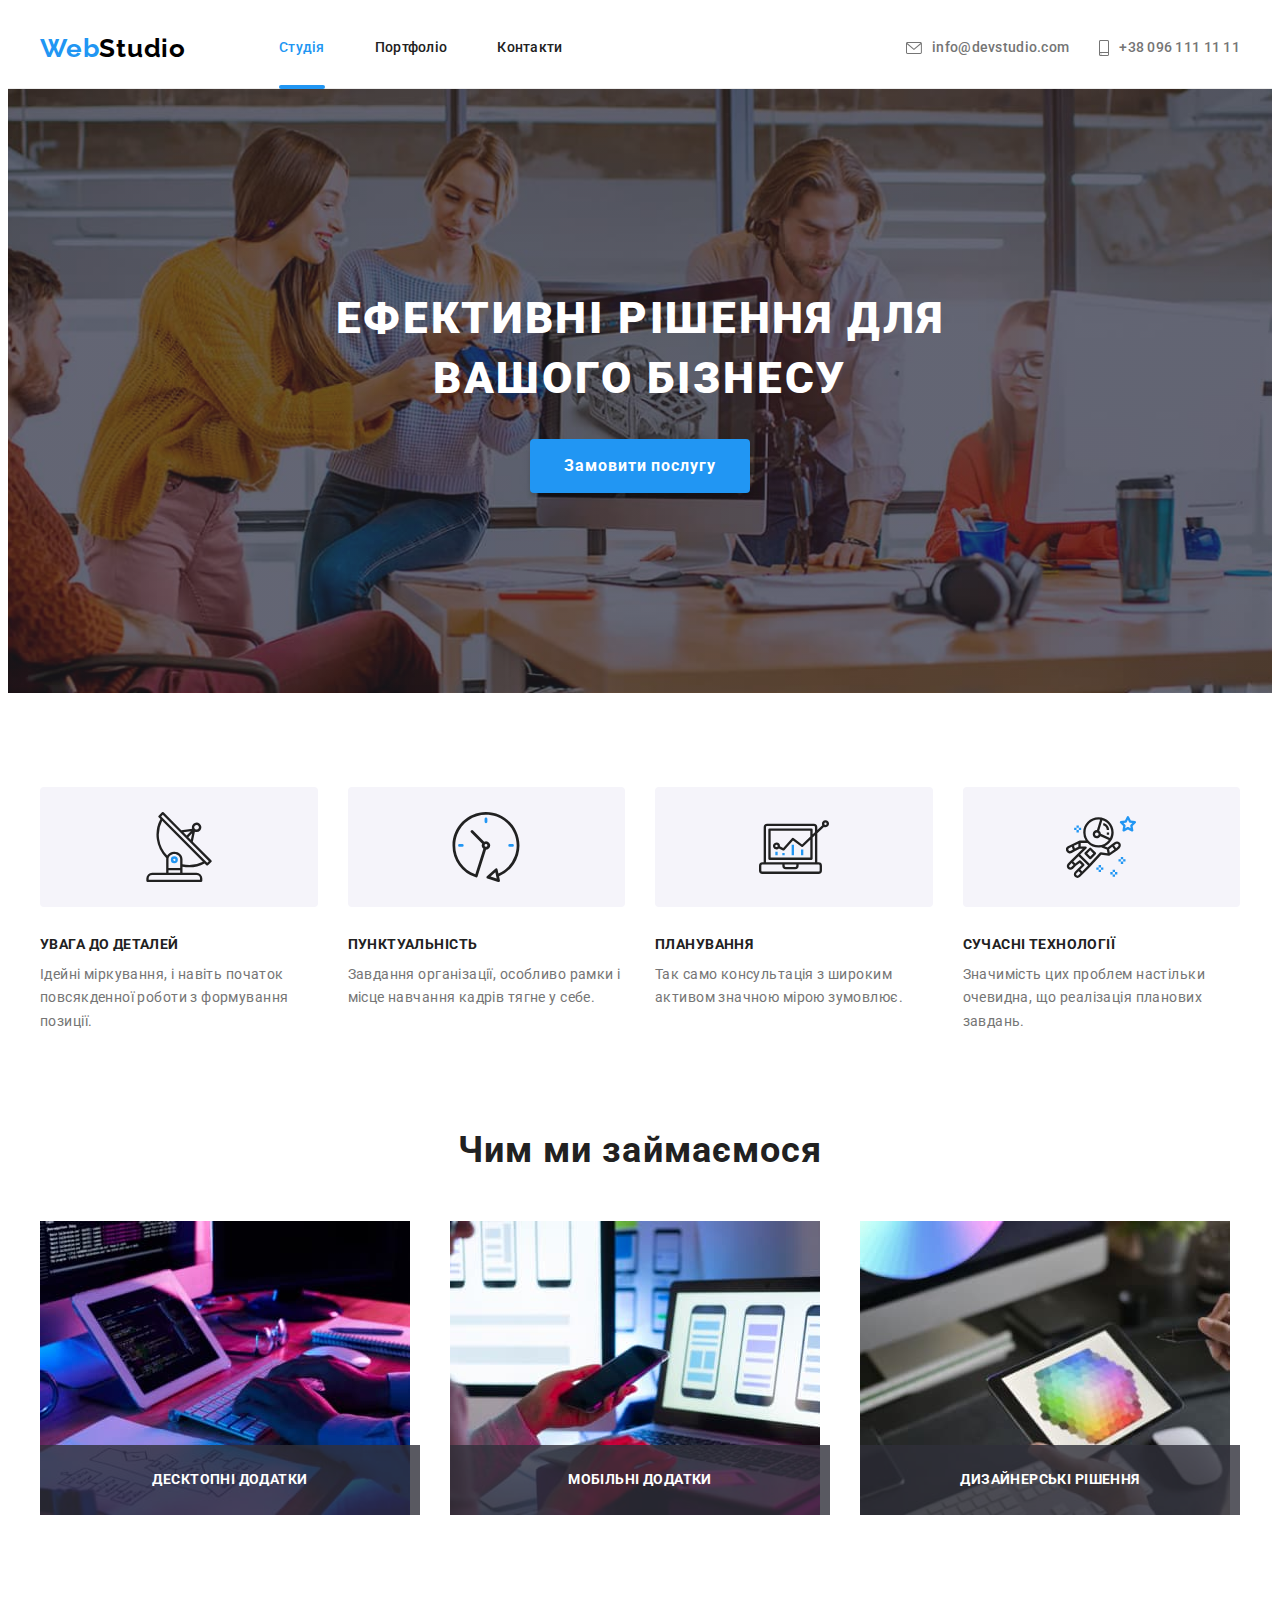
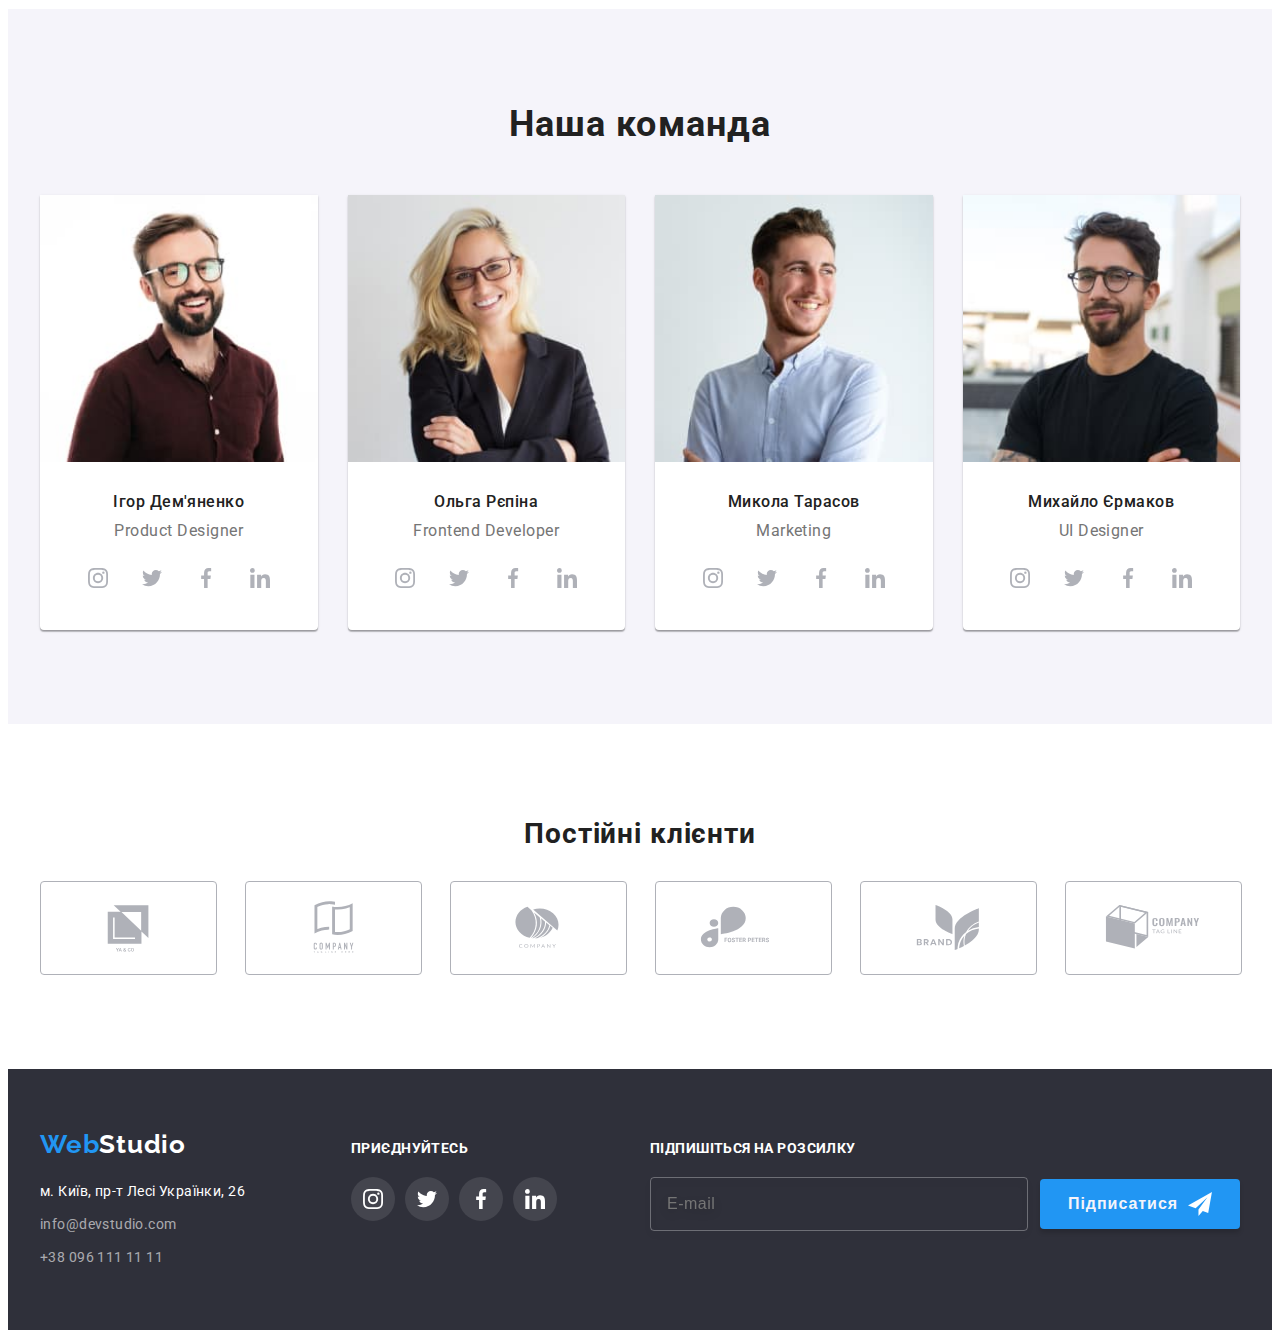
<file: index.html>
<!DOCTYPE html>
<html lang="uk">
  <head>
    <meta charset="UTF-8" />
    <meta http-equiv="X-UA-Compatible" content="IE=edge" />
    <meta name="viewport" content="width=, initial-scale=1.0" />
    <title>Web Studio (Version 2.1)</title>
    <link rel="preconnect" href="https://fonts.googleapis.com" />
    <link rel="preconnect" href="https://fonts.gstatic.com" crossorigin />
    <link
      href="https://fonts.googleapis.com/css2?family=Montserrat:wght@400;700&family=Raleway:wght@700&family=Roboto:wght@400;500;700;900&display=swap"
      rel="stylesheet"
    />
    <link
      rel="stylesheet"
      href="https://cdnjs.cloudflare.com/ajax/libs/modern-normalize/1.1.0/modern-normalize.min.css"
      integrity="sha512-wpPYUAdjBVSE4KJnH1VR1HeZfpl1ub8YT/NKx4PuQ5NmX2tKuGu6U/JRp5y+Y8XG2tV+wKQpNHVUX03MfMFn9Q=="
      crossorigin="anonymous"
      referrerpolicy="no-referrer"
    />

    <link rel="stylesheet" href="./css/main.min.css" />
  </head>
  <body class="site-body">
    <!-- Header -->

    <header class="header">
      <div class="container header-container">
        <a
          class="logo header-logo underline-none logo--color-black"
          href="./index.html"
          lang="en"
        >
          <span class="logo-half">Web</span>Studio</a
        >
        <button class="mobile-menu-open" type="button" data-menu-open>
          <svg class="mobile-header-icon" width="24" height="16">
            <use href="./images/icons.svg#mobile-header-icon"></use>
          </svg>
        </button>

        <nav class="header-navigation">
          <ul class="header-pages-list point-none">
            <li class="header-list-pages">
              <a
                class="header-studio-link underline-none current"
                href="./index.html"
                >Студія</a
              >
            </li>
            <li class="header-list-pages">
              <a
                class="header-studio-link underline-none"
                href="./portfolio.html"
                >Портфоліо</a
              >
            </li>
            <li class="header-list-pages">
              <a class="header-studio-link underline-none" href="#">Контакти</a>
            </li>
          </ul>
        </nav>
        <ul class="header-contacts point-none">
          <li class="header-contacts-list">
            <a
              class="header-mail underline-none"
              href="mailto:info@devstudio.com"
              >info@devstudio.com
              <svg class="post-icon" width="16" height="12">
                <use href="./images/icons.svg#icon-envelope"></use>
              </svg>
            </a>
          </li>
          <li class="header-contacts-list">
            <a class="header-phone underline-none" href="tel:+380961111111"
              >+38 096 111 11 11
              <svg class="phone-icon" width="10" height="16">
                <use href="./images/icons.svg#icon-smartphone"></use></svg
            ></a>
          </li>
        </ul>
      </div>

      <!-- Мобильное меню -->

      <div class="mob-menu is-hidden" data-menu>
        <div class="container">
          <div class="mob-menu-top">
            <button type="button" class="mob-menu-close" data-menu-close>
              <svg class="modal-open-icon" width="11" height="11">
                <use href="./images/icons.svg#icon-modalicon"></use>
              </svg>
            </button>
            <ul class="mob-menu-list point-none">
              <li class="mob-menu-list-pages">
                <a
                  class="mob-menu-link underline-none-menu-current"
                  href="./index.html"
                  >Студія</a
                >
              </li>
              <li class="mob-menu-list-pages">
                <a
                  class="mob-menu-link underline-none-menu"
                  href="./portfolio.html"
                  >Портфоліо</a
                >
              </li>
              <li class="mob-menu-list-pages">
                <a class="mob-menu-link underline-none-menu" href="#"
                  >Контакти</a
                >
              </li>
            </ul>
          </div>
          <div class="mob-menu-bottom">
            <ul class="mob-menu-contacts point-none">
              <li class="mob-menu-contacts-list">
                <a
                  class="mob-menu-phone underline-none"
                  href="tel:+380961111111"
                  >+38 096 111 11 11</a
                >
              </li>
              <li class="mob-menu-contacts-list">
                <a
                  class="mob-menu-mail underline-none"
                  href="mailto:info@devstudio.com"
                  >info@devstudio.com
                </a>
              </li>
            </ul>
            <ul class="mob-menu-social point-none">
              <li class="mob-menu-social-list">
                <a
                  class="mob-menu-social-link underline-none"
                  href="./index.html"
                  >Instagram</a
                >
              </li>
              <li class="mob-menu-social-list">
                <a
                  class="mob-menu-social-link underline-none"
                  href="./index.html"
                  >Twitter</a
                >
              </li>
              <li class="mob-menu-social-list">
                <a
                  class="mob-menu-social-link underline-none"
                  href="./index.html"
                  >Facebook</a
                >
              </li>
              <li class="mob-menu-social-list">
                <a
                  class="mob-menu-social-link underline-none"
                  href="./index.html"
                  >Linkedin</a
                >
              </li>
            </ul>
          </div>
        </div>
      </div>
    </header>

    <!-- Основное содержание -->

    <main>
      <section class="hero bg-hero">
        <div class="container">
          <h1 class="hero-title">Ефективні рішення для вашого бізнесу</h1>
          <button class="hero-button" type="button" data-modal-open>
            Замовити послугу
          </button>
        </div>
      </section>

      <section class="advantages">
        <h2 class="advantages__title visually-hidden">Наші переваги</h2>
        <div class="container advantages__container">
          <ul class="skills point-none">
            <li class="skills__item">
              <div class="picture">
                <svg class="picture__icon" width="70" height="70">
                  <use href="./images/icons.svg#icon-antenna"></use>
                </svg>
              </div>
              <h3 class="skills__title">Увага до деталей</h3>
              <p class="skills__description">
                Ідейні міркування, і навіть початок повсякденної роботи з
                формування позиції.
              </p>
            </li>
            <li class="skills__item">
              <div class="picture">
                <svg class="picture__icon" width="70" height="70">
                  <use href="./images/icons.svg#icon-clock"></use>
                </svg>
              </div>
              <h3 class="skills__title">Пунктуальність</h3>
              <p class="skills__description">
                Завдання організації, особливо рамки і місце навчання кадрів
                тягне у себе.
              </p>
            </li>
            <li class="skills__item">
              <div class="picture">
                <svg class="picture__icon" width="70" height="70">
                  <use href="./images/icons.svg#icon-diagram"></use>
                </svg>
              </div>
              <h3 class="skills__title">Планування</h3>
              <p class="skills__description">
                Так само консультація з широким активом значною мірою зумовлює.
              </p>
            </li>
            <li class="skills__item">
              <div class="picture">
                <svg class="picture__icon" width="70" height="70">
                  <use href="./images/icons.svg#icon-astronaut"></use>
                </svg>
              </div>
              <h3 class="skills__title">Сучасні технології</h3>
              <p class="skills__description">
                Значимість цих проблем настільки очевидна, що реалізація
                планових завдань.
              </p>
            </li>
          </ul>
        </div>
      </section>
      <section class="specialization">
        <div class="container">
          <h2 class="specialization-title">Чим ми займаємося</h2>
          <ul class="specialization-list point-none">
            <li class="specialization-item">
              <div class="specialization-box">
                <picture>
                  <source
                    srcset="
                      ./images/specialization_8/specialization-1-1200-1x.jpg 1x,
                      ./images/specialization_8/specialization-1-1200-2x.jpg 2x
                    "
                    media="(min-width: 320px)"
                  />

                  <img
                    src="./images/specialization_8/specialization-1-1200-1x.jpg"
                    alt="чувак створює програму на компі"
                    width="370"
                  />
                </picture>

                <p class="specialization-description">десктопні додатки</p>
              </div>
            </li>

            <li class="specialization-item">
              <div class="specialization-box">
                <picture>
                  <source
                    srcset="
                      ./images/specialization_8/specialization-2-1200-1x.jpg 1x,
                      ./images/specialization_8/specialization-2-1200-2x.jpg 2x
                    "
                    media="(min-width: 320px)"
                  />

                  <img
                    src="./images/specialization_8/specialization-2-1200-1x.jpg"
                    alt="на моніторі відображені варіанти зовнішнього виду мобільного додатку"
                    width="370"
                  />
                </picture>

                <p class="specialization-description">мобільні додатки</p>
              </div>
            </li>

            <li class="specialization-item">
              <div class="specialization-box">
                <picture>
                  <source
                    srcset="
                      ./images/specialization_8/specialization-3-1200-1x.jpg 1x,
                      ./images/specialization_8/specialization-3-1200-2x.jpg 2x
                    "
                    media="(min-width: 320px)"
                  />

                  <img
                    src="./images/specialization_8/specialization-3-1200-1x.jpg"
                    alt="дизайнер вибірає колір з палітри кольорів"
                    width="370"
                  />
                </picture>

                <p class="specialization-description">дизайнерські рішення</p>
              </div>
            </li>
          </ul>
        </div>
      </section>
      <section class="team">
        <h2 class="team__title">Наша команда</h2>
        <div class="container team__container">
          <ul class="specialists point-none">
            <li class="specialists__member">
              <picture>
                <source
                  srcset="
                    ./images/team_8/team-member-1-1200-1x.jpg 1x,
                    ./images/team_8/team-member-1-1200-2x.jpg 2x
                  "
                  media="(min-width: 1200px)"
                />
                <source
                  srcset="
                    ./images/team_8/team-member-1-768-1x.jpg 1x,
                    ./images/team_8/team-member-1-768-2x.jpg 2x
                  "
                  media="(min-width: 768px)"
                />
                <source
                  srcset="
                    ./images/team_8/team-member-1-480-1x.jpg 1x,
                    ./images/team_8/team-member-1-480-2x.jpg 2x
                  "
                  media="(min-width: 320px)"
                />
                <img
                  src="./images/team_8/team-member-1-480-1x.jpg"
                  alt="чоловік в окулярах в коричневій сорочці"
                  width="450"
                />
              </picture>

              <div class="specialist">
                <h3 class="specialist__name team-name">Ігор Дем'яненко</h3>
                <p class="specialist-position team-position">
                  Product Designer
                </p>
                <ul class="networks">
                  <li class="networks__item">
                    <a href="" class="networks__link">
                      <svg class="networks__icon" width="20" height="20">
                        <use href="./images/icons.svg#icon-instagram"></use>
                      </svg>
                    </a>
                  </li>

                  <li class="networks__item">
                    <a href="" class="networks__link">
                      <svg class="networks__icon" width="20" height="20">
                        <use href="./images/icons.svg#icon-twitter"></use>
                      </svg>
                    </a>
                  </li>

                  <li class="networks__item">
                    <a href="" class="networks__link">
                      <svg class="networks__icon" width="20" height="20">
                        <use href="./images/icons.svg#icon-facebook"></use>
                      </svg>
                    </a>
                  </li>

                  <li class="networks__item">
                    <a href="" class="networks__link">
                      <svg class="networks__icon" width="20" height="20">
                        <use href="./images/icons.svg#icon-linkedin"></use>
                      </svg>
                    </a>
                  </li>
                </ul>
              </div>
            </li>
            <li class="specialists__member">
              <picture>
                <source
                  srcset="
                    ./images/team_8/team-member-2-1200-1x.jpg 1x,
                    ./images/team_8/team-member-2-1200-2x.jpg 2x
                  "
                  media="(min-width: 1200px)"
                />
                <source
                  srcset="
                    ./images/team_8/team-member-2-768-1x.jpg 1x,
                    ./images/team_8/team-member-2-768-2x.jpg 2x
                  "
                  media="(min-width: 768px)"
                />
                <source
                  srcset="
                    ./images/team_8/team-member-2-480-1x.jpg 1x,
                    ./images/team_8/team-member-2-480-2x.jpg 2x
                  "
                  media="(min-width: 320px)"
                />
                <img
                  src="./images/team_8/team-member-2-480-1x.jpg"
                  alt="білява жінка усміхається"
                  width="450"
                />
              </picture>

              <div class="specialist">
                <h3 class="specialist__name team-name">Ольга Рєпіна</h3>
                <p class="specialist-position team-position">
                  Frontend Developer
                </p>
                <ul class="networks">
                  <li class="networks__item">
                    <a href="" class="networks__link">
                      <svg class="networks__icon" width="20" height="20">
                        <use href="./images/icons.svg#icon-instagram"></use>
                      </svg>
                    </a>
                  </li>

                  <li class="networks__item">
                    <a href="" class="networks__link">
                      <svg class="networks__icon" width="20" height="20">
                        <use href="./images/icons.svg#icon-twitter"></use>
                      </svg>
                    </a>
                  </li>

                  <li class="networks__item">
                    <a href="" class="networks__link">
                      <svg class="networks__icon" width="20" height="20">
                        <use href="./images/icons.svg#icon-facebook"></use>
                      </svg>
                    </a>
                  </li>

                  <li class="networks__item">
                    <a href="" class="networks__link">
                      <svg class="networks__icon" width="20" height="20">
                        <use href="./images/icons.svg#icon-linkedin"></use>
                      </svg>
                    </a>
                  </li>
                </ul>
              </div>
            </li>
            <li class="specialists__member">
              <picture>
                <source
                  srcset="
                    ./images/team_8/team-member-3-1200-1x.jpg 1x,
                    ./images/team_8/team-member-3-1200-2x.jpg 2x
                  "
                  media="(min-width: 1200px)"
                />
                <source
                  srcset="
                    ./images/team_8/team-member-3-768-1x.jpg 1x,
                    ./images/team_8/team-member-3-768-2x.jpg 2x
                  "
                  media="(min-width: 768px)"
                />
                <source
                  srcset="
                    ./images/team_8/team-member-3-480-1x.jpg 1x,
                    ./images/team_8/team-member-3-480-2x.jpg 2x
                  "
                  media="(min-width: 320px)"
                />
                <img
                  src="./images/team_8/team-member-3-480-1x.jpg"
                  alt="чоловік в блакитній сорочці усміхається"
                  width="450"
                />
              </picture>

              <div class="specialist">
                <h3 class="specialist__name team-name">Микола Тарасов</h3>
                <p class="specialist-position team-position">Marketing</p>
                <ul class="networks">
                  <li class="networks__item">
                    <a href="" class="networks__link">
                      <svg class="networks__icon" width="20" height="20">
                        <use href="./images/icons.svg#icon-instagram"></use>
                      </svg>
                    </a>
                  </li>

                  <li class="networks__item">
                    <a href="" class="networks__link">
                      <svg class="networks__icon" width="20" height="20">
                        <use href="./images/icons.svg#icon-twitter"></use>
                      </svg>
                    </a>
                  </li>

                  <li class="networks__item">
                    <a href="" class="networks__link">
                      <svg class="networks__icon" width="20" height="20">
                        <use href="./images/icons.svg#icon-facebook"></use>
                      </svg>
                    </a>
                  </li>

                  <li class="networks__item">
                    <a href="" class="networks__link">
                      <svg class="networks__icon" width="20" height="20">
                        <use href="./images/icons.svg#icon-linkedin"></use>
                      </svg>
                    </a>
                  </li>
                </ul>
              </div>
            </li>
            <li class="specialists__member">
              <picture>
                <source
                  srcset="
                    ./images/team_8/team-member-4-1200-1x.jpg 1x,
                    ./images/team_8/team-member-4-1200-2x.jpg 2x
                  "
                  media="(min-width: 1200px)"
                />
                <source
                  srcset="
                    ./images/team_8/team-member-4-768-1x.jpg 1x,
                    ./images/team_8/team-member-4-768-2x.jpg 2x
                  "
                  media="(min-width: 768px)"
                />
                <source
                  srcset="
                    ./images/team_8/team-member-4-480-1x.jpg 1x,
                    ./images/team_8/team-member-4-480-2x.jpg 2x
                  "
                  media="(min-width: 320px)"
                />
                <img
                  src="./images/team_8/team-member-4-480-1x.jpg"
                  alt="чоловік в окулярах в чорній футболці усміхається"
                  width="450"
                />
              </picture>

              <div class="specialist">
                <h3 class="specialist__name team-name">Михайло Єрмаков</h3>
                <p class="specialist-position team-position">UI Designer</p>
                <ul class="networks">
                  <li class="networks__item">
                    <a href="" class="networks__link">
                      <svg class="networks__icon" width="20" height="20">
                        <use href="./images/icons.svg#icon-instagram"></use>
                      </svg>
                    </a>
                  </li>

                  <li class="networks__item">
                    <a href="" class="networks__link">
                      <svg class="networks__icon" width="20" height="20">
                        <use href="./images/icons.svg#icon-twitter"></use>
                      </svg>
                    </a>
                  </li>

                  <li class="networks__item">
                    <a href="" class="networks__link">
                      <svg class="networks__icon" width="20" height="20">
                        <use href="./images/icons.svg#icon-facebook"></use>
                      </svg>
                    </a>
                  </li>

                  <li class="networks__item">
                    <a href="" class="networks__link">
                      <svg class="networks__icon" width="20" height="20">
                        <use href="./images/icons.svg#icon-linkedin"></use>
                      </svg>
                    </a>
                  </li>
                </ul>
              </div>
            </li>
          </ul>
        </div>
      </section>

      <section class="clients">
        <h2 class="clients__title">Постійні клієнти</h2>
        <div class="container clients__container">
          <ul class="partners point-none">
            <li class="partners__logo">
              <a href="" class="partners__link">
                <svg class="partners__icon" width="106" height="60">
                  <use href="./images/icons.svg#icon-Logo_first"></use>
                </svg>
              </a>
            </li>
            <li class="partners__logo">
              <a href="" class="partners__link link">
                <svg class="partners__icon" width="106" height="60">
                  <use href="./images/icons.svg#icon-Logo_second"></use>
                </svg>
              </a>
            </li>
            <li class="partners__logo">
              <a href="" class="partners__link link">
                <svg class="partners__icon" width="106" height="60">
                  <use href="./images/icons.svg#icon-Logo_third"></use>
                </svg>
              </a>
            </li>
            <li class="partners__logo">
              <a href="" class="partners__link link">
                <svg class="partners__icon" width="106" height="60">
                  <use href="./images/icons.svg#icon-Logo_fourth"></use>
                </svg>
              </a>
            </li>
            <li class="partners__logo">
              <a href="" class="partners__link link">
                <svg class="partners__icon" width="106" height="60">
                  <use href="./images/icons.svg#icon-Logo_fith"></use></svg
              ></a>
            </li>
            <li class="partners__logo">
              <a href="" class="partners__link link"
                ><svg class="partners__icon" width="106" height="60">
                  <use href="./images/icons.svg#icon-Logo_sixth"></use></svg
              ></a>
            </li>
          </ul>
        </div>
      </section>
    </main>

    <footer class="footer">
      <div class="container footer-contacts">
        <div class="footer-main-contats">
          <a
            class="logo logo-footer underline-none logo--color-white"
            lang="en"
            href="/index.html"
          >
            <span class="logo-half">Web</span>Studio</a
          >
          <address class="footer-contacts-adress">
            <ul class="footer-contacts-list point-none">
              <li class="contacts-item-adress">
                <a
                  class="footer-adress underline-none"
                  href="https://goo.gl/maps/CPtrU1FHBa2aNyZL9"
                  >м. Київ, пр-т Лесі Українки, 26</a
                >
              </li>
              <li class="contacts-item-adress">
                <a
                  class="footer-mail underline-none"
                  href="mailto:info@devstudio.com"
                  >info@devstudio.com</a
                >
              </li>
              <li class="contacts-item-adress">
                <a class="footer-phone underline-none" href="tel:+380961111111"
                  >+38 096 111 11 11</a
                >
              </li>
            </ul>
          </address>
        </div>
        <div class="footer-social-link">
          <p class="sm-title">приєднуйтесь</p>
          <ul class="footer-social-list point-none">
            <li class="footer-social-item">
              <a href="" class="footer-social-icon">
                <svg class="company-sm-icon" width="20" height="20">
                  <use href="./images/icons.svg#icon-instagram"></use>
                </svg>
              </a>
            </li>
            <li class="footer-social-item">
              <a href="" class="footer-social-icon">
                <svg class="company-sm-icon" width="20" height="20">
                  <use href="./images/icons.svg#icon-twitter"></use>
                </svg>
              </a>
            </li>
            <li class="footer-social-item">
              <a href="" class="footer-social-icon">
                <svg class="company-sm-icon" width="20" height="20">
                  <use href="./images/icons.svg#icon-facebook"></use>
                </svg>
              </a>
            </li>
            <li class="footer-social-item">
              <a href="" class="footer-social-icon">
                <svg class="company-sm-icon" width="20" height="20">
                  <use href="./images/icons.svg#icon-linkedin"></use>
                </svg>
              </a>
            </li>
          </ul>
        </div>
        <div class="subscribe-footer">
          <p class="subscribe-button-title">підпишіться на розсилку</p>
          <form class="footer-form">
            <input
              type="email"
              placeholder="E-mail"
              class="footer-email-input"
            />
            <button class="subscribe-button" type="submit">
              <span class="subscribe-button-name">Підписатися</span>
              <svg class="subscribe-icon" width="24" height="24">
                <use href="./images/icons.svg#icon-send"></use>
              </svg>
            </button>
          </form>
        </div>
      </div>
    </footer>

    <!-- Модальное окно -->
    <div class="backdrop is-hidden" data-modal>
      <div class="modal">
        <button type="button" class="modal-close" data-modal-close>
          <svg class="modal-close-icon" width="11" height="11">
            <use href="./images/icons.svg#icon-modalicon"></use>
          </svg>
        </button>
        <p class="modal-title">Залиште свої дані ми Вам передзвонимо</p>
        <form class="modal-form">
          <div class="modal-field">
            <label class="modal-label" for="user-name">Ім'я</label>
            <div class="input-area">
              <input
                type="text"
                class="modal-input"
                name="user-name"
                id="user-name"
                required
              />
              <svg class="modal-input-icon" width="18px" height="18px">
                <use href="./images/icons.svg#icon-person-modal"></use>
              </svg>
            </div>
          </div>
          <div class="modal-field">
            <label class="modal-label" for="user-phone">Телефон</label>
            <div class="input-area">
              <input
                type="tel"
                class="modal-input"
                name="user-phone"
                id="user-phone"
                required
              />
              <svg class="modal-input-icon" width="18px" height="18px">
                <use href="./images/icons.svg#icon-phone-modal"></use>
              </svg>
            </div>
          </div>
          <div class="modal-field">
            <label class="modal-label" for="user-email">Пошта</label>
            <div class="input-area">
              <input
                type="email"
                class="modal-input"
                name="user-email"
                id="user-email"
                required
              />
              <svg class="modal-input-icon" width="18px" height="18px">
                <use href="./images/icons.svg#icon-email-modal"></use>
              </svg>
            </div>
          </div>

          <div class="modal-field">
            <label class="modal-label" for="user-comments">Коментар</label>
            <textarea
              class="modal-comments-input"
              name="user-comments"
              id="user-comments"
              placeholder="Введіть текст"
            ></textarea>
          </div>

          <div class="modal-field-check">
            <label for="confirm" class="confirm-label">
              <input
                type="checkbox"
                class="confirm-input"
                id="confirm"
                value="agreed"
              />
              <span class="modal-check-part-squre">
                <svg class="modal-input-icon-check" width="16px" height="15px">
                  <use href="./images/icons.svg#icon-check"></use>
                </svg>
              </span>
              <span class="modal-check-part-flag">
                <svg class="modal-input-check-flag" width="16px" height="15px">
                  <use href="./images/icons.svg#icon-check-flag"></use>
                </svg>
              </span>
              Погоджуюсь з розсилкою та приймаю
              <a href="" class="terms-agreement">Умови договору</a>
            </label>
          </div>
          <button class="modal-button" type="submit">Відправити</button>
        </form>
      </div>
    </div>
    <script src="./js/modal.js"></script>
    <script src="./js/menu.js"></script>
  </body>
</html>

<!-- (() => {
  const mobileMenu = document.querySelector('.js-menu-container');
  const openMenuBtn = document.querySelector('.js-open-menu');
  const closeMenuBtn = document.querySelector('.js-close-menu');

  const toggleMenu = () => {
    const isMenuOpen =
      openMenuBtn.getAttribute('aria-expanded') === 'true' || false;
    openMenuBtn.setAttribute('aria-expanded', !isMenuOpen);
    mobileMenu.classList.toggle('is-open');

    const scrollLockMethod = !isMenuOpen
      ? 'disableBodyScroll'
      : 'enableBodyScroll';
    bodyScrollLock[scrollLockMethod](document.body);
  };

  openMenuBtn.addEventListener('click', toggleMenu);
  closeMenuBtn.addEventListener('click', toggleMenu);

  // Close the mobile menu on wider screens if the device orientation changes
  window.matchMedia('(min-width: 768px)').addEventListener('change', e => {
    if (!e.matches) return;
    mobileMenu.classList.remove('is-open');
    openMenuBtn.setAttribute('aria-expanded', false);
    bodyScrollLock.enableBodyScroll(document.body);
  });
})(); -->
</file>
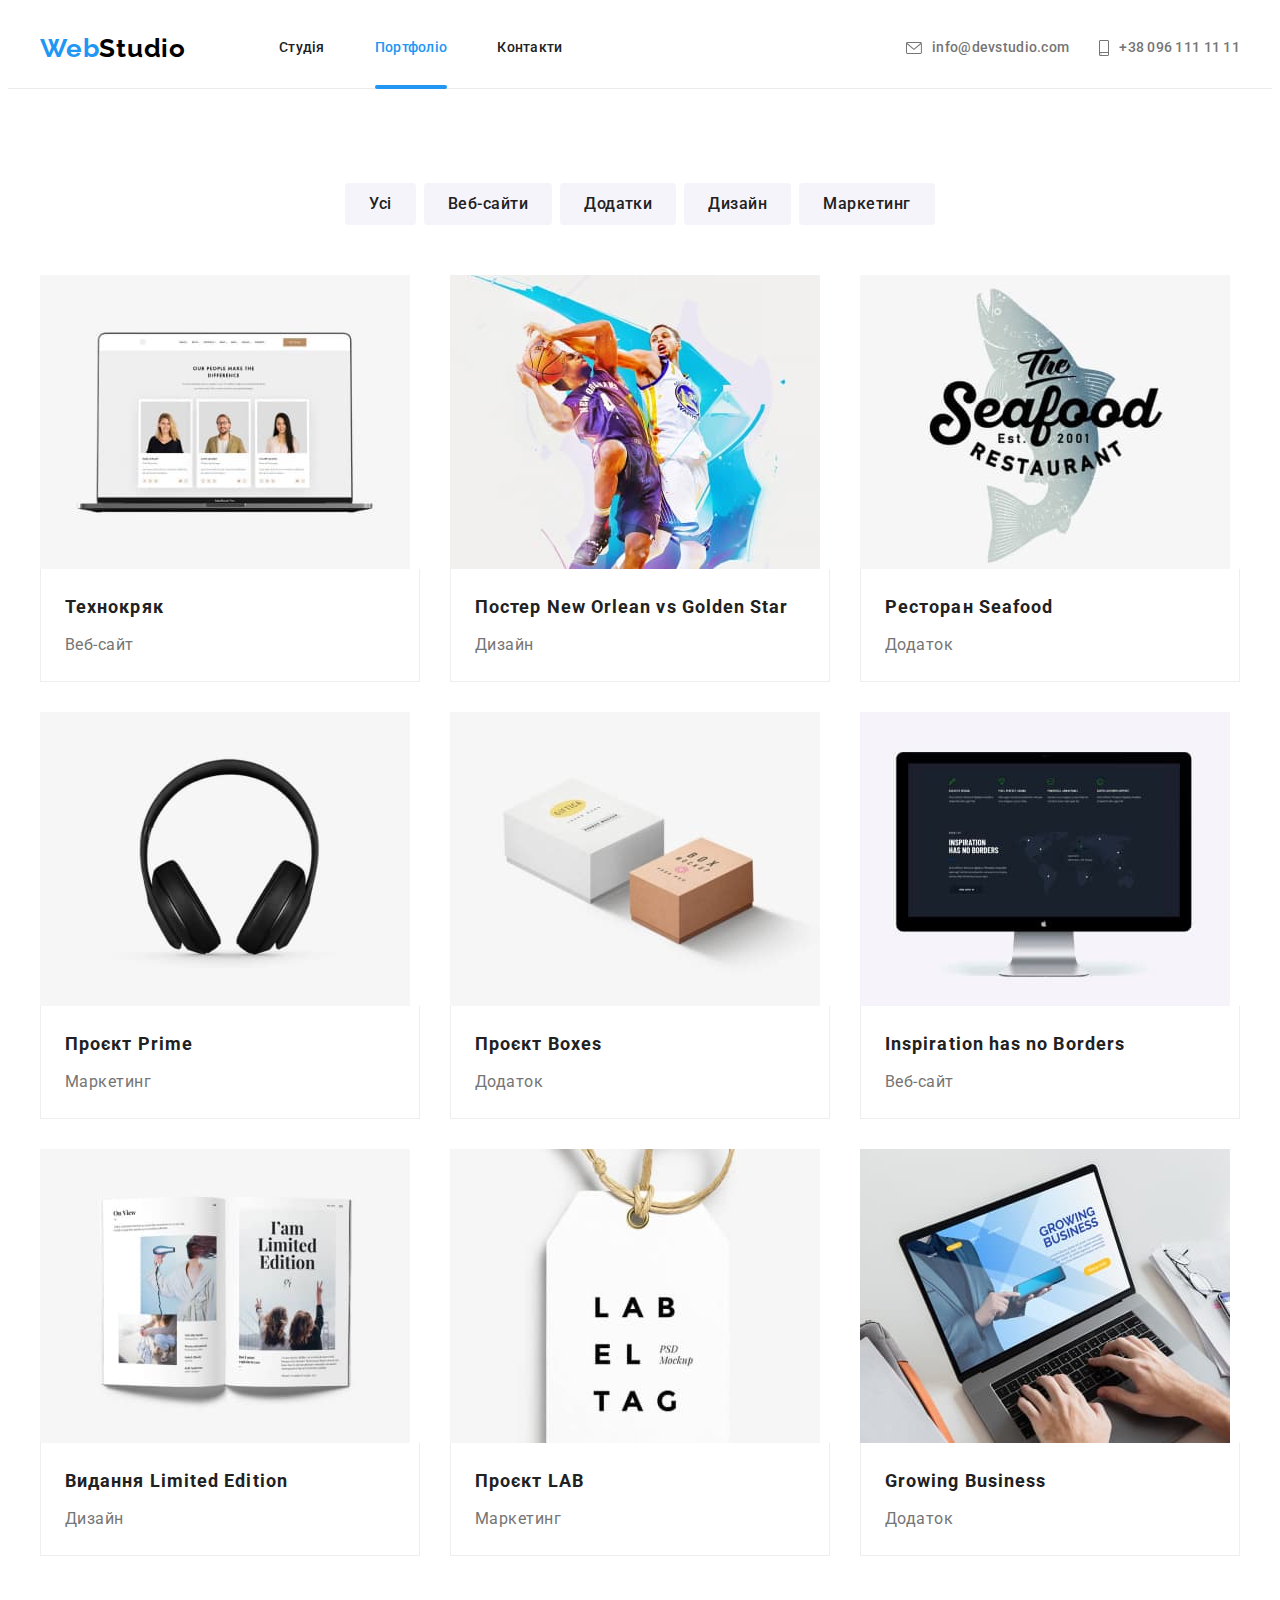
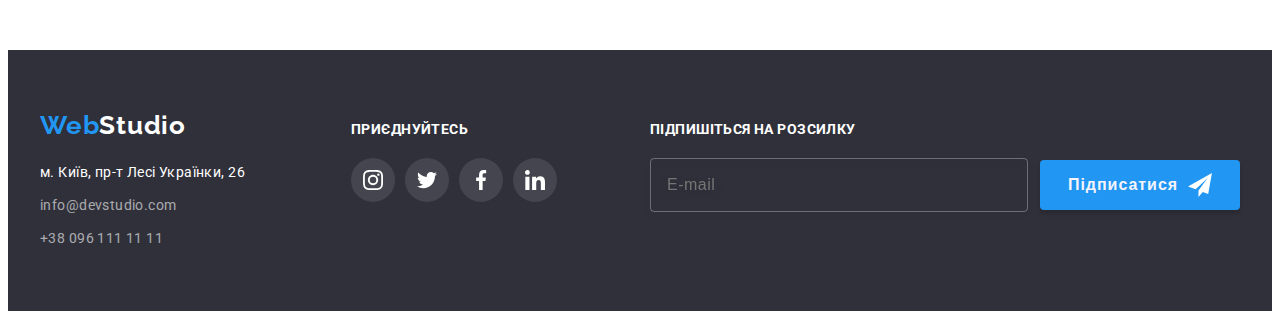
<file: portfolio.html>
<!DOCTYPE html>
<html lang="uk">
  <head>
    <meta charset="UTF-8" />
    <meta http-equiv="X-UA-Compatible" content="IE=edge" />
    <meta name="viewport" content="width=, initial-scale=1.0" />
    <title>Portfolio</title>
    <link rel="preconnect" href="https://fonts.googleapis.com" />
    <link rel="preconnect" href="https://fonts.gstatic.com" crossorigin />
    <link
      href="https://fonts.googleapis.com/css2?family=Montserrat:wght@400;700&family=Raleway:wght@700&family=Roboto:wght@400;500;700;900&display=swap"
      rel="stylesheet"
    />
    <link
      rel="stylesheet"
      href="https://cdnjs.cloudflare.com/ajax/libs/modern-normalize/1.1.0/modern-normalize.min.css"
      integrity="sha512-wpPYUAdjBVSE4KJnH1VR1HeZfpl1ub8YT/NKx4PuQ5NmX2tKuGu6U/JRp5y+Y8XG2tV+wKQpNHVUX03MfMFn9Q=="
      crossorigin="anonymous"
      referrerpolicy="no-referrer"
    />

    <link rel="stylesheet" href="./css/main.min.css" />
  </head>
  <body class="site-body">
    <!-- Header -->

    <header class="header">
      <div class="container header-container">
        <a
          class="logo header-logo underline-none logo--color-black"
          href="./index.html"
          lang="en"
        >
          <span class="logo-half">Web</span>Studio</a
        >
        <nav class="header-navigation">
          <ul class="header-pages-list point-none">
            <li class="header-list-pages">
              <a class="header-studio-link underline-none" href="./index.html"
                >Студія</a
              >
            </li>
            <li class="header-list-pages">
              <a
                class="header-studio-link underline-none current"
                href="./portfolio.html"
                >Портфоліо</a
              >
            </li>
            <li class="header-list-pages">
              <a class="header-studio-link underline-none" href="#">Контакти</a>
            </li>
          </ul>
        </nav>
        <ul class="header-contacts point-none">
          <li class="header-contacts-list">
            <a
              class="header-mail underline-none"
              href="mailto:info@devstudio.com"
              >info@devstudio.com
              <svg class="post-icon" width="16" height="12">
                <use href="./images/icons.svg#icon-envelope"></use>
              </svg>
            </a>
          </li>
          <li class="header-contacts-list">
            <a class="header-phone underline-none" href="tel:+380961111111"
              >+38 096 111 11 11
              <svg class="post-icon" width="10" height="16">
                <use href="./images/icons.svg#icon-smartphone"></use></svg
            ></a>
          </li>
        </ul>
      </div>
    </header>
    <!-- Основное содержание -->
    <main>
      <section class="portfolio">
        <div class="container">
          <h1 class="visually-hidden">Портфоліо</h1>
          <ul class="portfolio-list point-none">
            <li class="portfolio-item-btn">
              <button type="button" class="portfolio-btn">Усі</button>
            </li>
            <li class="portfolio-item-btn">
              <button type="button" class="portfolio-btn">Веб-сайти</button>
            </li>
            <li class="portfolio-item-btn">
              <button type="button" class="portfolio-btn">Додатки</button>
            </li>
            <li class="portfolio-item-btn">
              <button type="button" class="portfolio-btn">Дизайн</button>
            </li>
            <li class="portfolio-item-btn">
              <button type="button" class="portfolio-btn">Маркетинг</button>
            </li>
          </ul>

          <ul class="portfolio-examples-list point-none">
            <li class="portfolio-examples-item">
              <a class="portfolio-link underline-none" href="#">
                <div class="portfolio-box">
                  <img
                    class="portfolio-foto"
                    src="./images/img1.jpg"
                    alt="сторінка веб-сайту"
                    width="370"
                  />
                  <p class="appearing-text">
                    Ресурс пропонує комплексні пропозиції з різним рівнем
                    функціоналу та сервісів. Все це дозволить відвідувачу
                    отримати вичерпні відомості про компанію чи приватну особу.
                  </p>
                </div>

                <div class="portfolio-description">
                  <h2 class="portfolio-example-name">Технокряк</h2>
                  <p class="portfolio-example-product">Веб-сайт</p>
                </div>
              </a>
            </li>

            <li class="portfolio-examples-item">
              <a class="portfolio-link underline-none" href="#">
                <div class="portfolio-box">
                  <img
                    class="portfolio-foto"
                    src="./images/img2.jpg"
                    alt="Постер з баскетболістами"
                    width="370"
                  />
                  <p class="appearing-text">
                    Ресурс пропонує комплексні пропозиції з різним рівнем
                    функціоналу та сервісів. Все це дозволить відвідувачу
                    отримати вичерпні відомості про компанію чи приватну особу.
                  </p>
                </div>

                <div class="portfolio-description">
                  <h2 class="portfolio-example-name">
                    Постер New Orlean vs Golden Star
                  </h2>
                  <p class="portfolio-example-product">Дизайн</p>
                </div>
              </a>
            </li>
            <li class="portfolio-examples-item">
              <a class="portfolio-link underline-none" href="#">
                <div class="portfolio-box">
                  <img
                    class="portfolio-foto"
                    src="./images/img3.jpg"
                    alt="Логтип рибного ресторану"
                    width="370"
                  />
                  <p class="appearing-text">
                    Ресурс пропонує комплексні пропозиції з різним рівнем
                    функціоналу та сервісів. Все це дозволить відвідувачу
                    отримати вичерпні відомості про компанію чи приватну особу.
                  </p>
                </div>

                <div class="portfolio-description">
                  <h2 class="portfolio-example-name">Ресторан Seafood</h2>
                  <p class="portfolio-example-product">Додаток</p>
                </div>
              </a>
            </li>
            <li class="portfolio-examples-item">
              <a class="portfolio-link underline-none" href="#">
                <div class="portfolio-box">
                  <img
                    class="portfolio-foto"
                    src="./images/img4.jpg"
                    alt="Навушники"
                    width="370"
                  />
                  <p class="appearing-text">
                    Ресурс пропонує комплексні пропозиції з різним рівнем
                    функціоналу та сервісів. Все це дозволить відвідувачу
                    отримати вичерпні відомості про компанію чи приватну особу.
                  </p>
                </div>
                <div class="portfolio-description">
                  <h2 class="portfolio-example-name">Проєкт Prime</h2>
                  <p class="portfolio-example-product">Маркетинг</p>
                </div>
              </a>
            </li>
            <li class="portfolio-examples-item">
              <a class="portfolio-link underline-none" href="#">
                <div class="portfolio-box">
                  <img
                    class="portfolio-foto"
                    src="./images/img5.jpg"
                    alt="Дві коробки на столі"
                    width="370"
                  />
                  <p class="appearing-text">
                    Ресурс пропонує комплексні пропозиції з різним рівнем
                    функціоналу та сервісів. Все це дозволить відвідувачу
                    отримати вичерпні відомості про компанію чи приватну особу.
                  </p>
                </div>
                <div class="portfolio-description">
                  <h2 class="portfolio-example-name">Проєкт Boxes</h2>
                  <p class="portfolio-example-product">Додаток</p>
                </div>
              </a>
            </li>
            <li class="portfolio-examples-item">
              <a class="portfolio-link underline-none" href="#">
                <div class="portfolio-box">
                  <img
                    class="portfolio-foto"
                    src="./images/img6.jpg"
                    alt="Монітор з різними напмсами на екрані"
                    width="370"
                  />
                  <p class="appearing-text">
                    Ресурс пропонує комплексні пропозиції з різним рівнем
                    функціоналу та сервісів. Все це дозволить відвідувачу
                    отримати вичерпні відомості про компанію чи приватну особу.
                  </p>
                </div>
                <div class="portfolio-description">
                  <h2 class="portfolio-example-name">
                    Inspiration has no Borders
                  </h2>
                  <p class="portfolio-example-product">Веб-сайт</p>
                </div>
              </a>
            </li>
            <li class="portfolio-examples-item">
              <a class="portfolio-link underline-none" href="#">
                <div class="portfolio-box">
                  <img
                    class="portfolio-foto"
                    src="./images/img7.jpg"
                    alt="Розгорнутий глянцевий журнал"
                    width="370"
                  />
                  <p class="appearing-text">
                    Ресурс пропонує комплексні пропозиції з різним рівнем
                    функціоналу та сервісів. Все це дозволить відвідувачу
                    отримати вичерпні відомості про компанію чи приватну особу.
                  </p>
                </div>
                <div class="portfolio-description">
                  <h2 class="portfolio-example-name">
                    Видання Limited Edition
                  </h2>
                  <p class="portfolio-example-product">Дизайн</p>
                </div>
              </a>
            </li>
            <li class="portfolio-examples-item">
              <a class="portfolio-link underline-none" href="#">
                <div class="portfolio-box">
                  <img
                    class="portfolio-foto"
                    src="./images/img8.jpg"
                    alt="Етикетка товару"
                    width="370"
                  />
                  <p class="appearing-text">
                    Ресурс пропонує комплексні пропозиції з різним рівнем
                    функціоналу та сервісів. Все це дозволить відвідувачу
                    отримати вичерпні відомості про компанію чи приватну особу.
                  </p>
                </div>
                <div class="portfolio-description">
                  <h2 class="portfolio-example-name">Проєкт LAB</h2>
                  <p class="portfolio-example-product">Маркетинг</p>
                </div>
              </a>
            </li>
            <li class="portfolio-examples-item">
              <a class="portfolio-link underline-none" href="#">
                <div class="portfolio-box">
                  <img
                    class="portfolio-foto"
                    src="./images/img9.jpg"
                    alt="На ноутбуці відкрито додаток"
                    width="370"
                  />
                  <p class="appearing-text">
                    Ресурс пропонує комплексні пропозиції з різним рівнем
                    функціоналу та сервісів. Все це дозволить відвідувачу
                    отримати вичерпні відомості про компанію чи приватну особу.
                  </p>
                </div>
                <div class="portfolio-description">
                  <h2 class="portfolio-example-name">Growing Business</h2>
                  <p class="portfolio-example-product">Додаток</p>
                </div>
              </a>
            </li>
          </ul>
        </div>
      </section>
    </main>

    <!-- Footer -->

    <footer class="footer">
      <div class="container footer-contacts">
        <div class="footer-main-contats">
          <a
            class="logo logo-footer underline-none logo--color-white"
            lang="en"
            href="/index.html"
          >
            <span class="logo-half">Web</span>Studio</a
          >
          <address class="footer-contacts-adress">
            <ul class="footer-contacts-list point-none">
              <li class="contacts-item-adress">
                <a
                  class="footer-adress underline-none"
                  href="https://goo.gl/maps/CPtrU1FHBa2aNyZL9"
                  >м. Київ, пр-т Лесі Українки, 26</a
                >
              </li>
              <li class="contacts-item-adress">
                <a
                  class="footer-mail underline-none"
                  href="mailto:info@devstudio.com"
                  >info@devstudio.com</a
                >
              </li>
              <li class="contacts-item-adress">
                <a class="footer-phone underline-none" href="tel:+380961111111"
                  >+38 096 111 11 11</a
                >
              </li>
            </ul>
          </address>
        </div>
        <div class="footer-social-link">
          <p class="sm-title">приєднуйтесь</p>
          <ul class="footer-social-list point-none">
            <li class="footer-social-item">
              <a href="" class="footer-social-icon">
                <svg class="company-sm-icon" width="20" height="20">
                  <use href="./images/icons.svg#icon-instagram"></use>
                </svg>
              </a>
            </li>
            <li class="footer-social-item">
              <a href="" class="footer-social-icon">
                <svg class="company-sm-icon" width="20" height="20">
                  <use href="./images/icons.svg#icon-twitter"></use>
                </svg>
              </a>
            </li>
            <li class="footer-social-item">
              <a href="" class="footer-social-icon">
                <svg class="company-sm-icon" width="20" height="20">
                  <use href="./images/icons.svg#icon-facebook"></use>
                </svg>
              </a>
            </li>
            <li class="footer-social-item">
              <a href="" class="footer-social-icon">
                <svg class="company-sm-icon" width="20" height="20">
                  <use href="./images/icons.svg#icon-linkedin"></use>
                </svg>
              </a>
            </li>
          </ul>
        </div>
        <div>
          <p class="subscribe-button-title">підпишіться на розсилку</p>
          <form class="footer-form">
            <input
              type="email"
              placeholder="E-mail"
              class="footer-email-input"
            />
            <button class="subscribe-button" type="submit">
              <span class="subscribe-button-name">Підписатися</span>
              <svg class="subscribe-icon" width="24" height="24">
                <use href="./images/icons.svg#icon-send"></use>
              </svg>
            </button>
          </form>
        </div>
      </div>
    </footer>
  </body>
</html>
</file>
<file: css/main.min.css>
p,h1,h2,h3,h4,h5,h6{margin:0}ul,ol{margin:0;padding-left:0}button{cursor:pointer}address{font-style:normal}img{display:block;max-width:100%;height:auto}.site-body{font-family:"Roboto",sans-serif;background-color:var(--background);color:var(--primary-text-color)}:root{--primary-text-color: #757575;--secondary-text-color: #212121;--white-color: #ffffff;--black-color: #000000;--background: #ffffff;--background-hero: #c4c4c4;--background-hero-footer: #2f303a;--accent-color: #2196f3;--footer-color-contacts: rgba(255, 255, 255, 0.6);--background-color-btn: #f5f4fa;--background-grey-new: #afb1b8}.site-body{font-family:"Roboto",sans-serif;background-color:var(--background);color:var(--primary-text-color)}.point-none{list-style:none}.underline-none{text-decoration:none}.underline-none-menu-current{text-decoration:none;color:#2196f3}.underline-none-menu{text-decoration:none;color:#212121}.visually-hidden{position:absolute;white-space:nowrap;width:1px;height:1px;overflow:hidden;border:0;padding:0;clip:rect(0 0 0 0);-webkit-clip-path:inset(50%);clip-path:inset(50%);margin:-1px}.container{width:100%;padding-left:15px;padding-right:15px;margin:0 auto}@media screen and (min-width: 480px){.container{max-width:480px}}@media screen and (min-width: 768px){.container{max-width:768px}}@media screen and (min-width: 1200px){.container{max-width:1200px}}.logo{font-family:"Raleway",sans-serif;font-weight:700;font-size:26px;line-height:1.19;letter-spacing:.03em}@media screen and (max-width: 767px){.logo{font-size:24px;line-height:1.17}}.logo-half{color:var(--accent-color)}.logo--color-white{color:var(--white-color)}.logo--color-black{color:var(--black-color);margin-right:93px}.header{border-bottom:1px solid #ececec}.header-mail,.header-phone{font-weight:500;font-size:14px;line-height:1.14;letter-spacing:.02em;color:var(--primary-text-color);display:flex;flex-direction:row-reverse;gap:10px;align-items:center;transition-property:color;transition-duration:250ms;transition-timing-function:cubic-bezier(0.4, 0, 0.2, 1)}.header-mail:hover,.header-mail:focus,.header-phone:hover,.header-phone:focus{color:var(--accent-color)}.header-container{display:flex;align-items:center}@media screen and (max-width: 767px){.header-container{position:relative;justify-content:space-between;padding:16px 15px;align-items:baseline}}.header-studio-link{font-weight:500;font-size:14px;line-height:1.14;letter-spacing:.02em;color:var(--secondary-text-color);padding-top:32px;padding-bottom:32px;display:inline-block;transition-property:color;transition-duration:250ms;transition-timing-function:cubic-bezier(0.4, 0, 0.2, 1)}.header-studio-link:hover,.header-studio-link:focus{color:var(--accent-color)}@media screen and (max-width: 767px){.header-pages-list{position:absolute;white-space:nowrap;width:1px;height:1px;overflow:hidden;border:0;padding:0;clip:rect(0 0 0 0);-webkit-clip-path:inset(50%);clip-path:inset(50%);margin:-1px}}@media screen and (min-width: 768px){.header-pages-list{display:flex;gap:50px}}@media screen and (max-width: 767px){.header-contacts{position:absolute;white-space:nowrap;width:1px;height:1px;overflow:hidden;border:0;padding:0;clip:rect(0 0 0 0);-webkit-clip-path:inset(50%);clip-path:inset(50%);margin:-1px}}@media screen and (min-width: 768px){.header-contacts{display:inline-block;margin-left:auto}}@media screen and (min-width: 1200px){.header-contacts{display:flex;gap:30px}}.header-contacts-list{color:var(--primary-text-color)}@media screen and (min-width: 768px){.header-contacts-list{display:flex;vertical-align:middle}}.header-mail{width:inherit}@media screen and (min-width: 768px){.header-mail{margin-bottom:10px}}@media screen and (min-width: 1200px){.header-mail{margin-bottom:0px}}.phone-icon{display:block;fill:currentColor}@media screen and (max-width: 1200px){.phone-icon{width:10px;height:14px}}.post-icon{display:block;fill:currentColor}@media screen and (max-width: 1200px){.post-icon{width:14px;height:10px}}.header-list-pages{position:relative}.current{color:var(--accent-color)}.current::after{content:"";position:absolute;bottom:-1px;display:block;width:100%;height:4px;border-radius:2px;background:var(--accent-color);color:var(--accent-color)}@media screen and (max-width: 767px){.mobile-menu-open{background-color:rgba(0,0,0,0);width:40px;height:40px;position:absolute;right:15px;border-color:rgba(0,0,0,0)}}@media screen and (min-width: 768px){.mobile-menu-open{position:absolute;white-space:nowrap;width:1px;height:1px;overflow:hidden;border:0;padding:0;clip:rect(0 0 0 0);-webkit-clip-path:inset(50%);clip-path:inset(50%);margin:-1px;display:none}}@media screen and (min-width: 768px){.mobile-header-icon{position:absolute;white-space:nowrap;width:1px;height:1px;overflow:hidden;border:0;padding:0;clip:rect(0 0 0 0);-webkit-clip-path:inset(50%);clip-path:inset(50%);margin:-1px}}.mob-menu{width:100vw;height:100vh;background-color:var(--background);top:0;position:fixed;z-index:1;padding-top:48px;padding-bottom:48px}.mob-menu>.container{height:100%;display:flex;flex-direction:column;justify-content:space-between;overflow:auto}.mob-menu-close{width:40px;height:40px;background:var(--background);border:rgba(0,0,0,0);display:flex;fill:var(--primary-text-color);align-items:center;justify-content:center;cursor:pointer;position:absolute;right:15px;top:20px;transition-property:fill;transition-duration:250ms;transition-timing-function:cubic-bezier(0.4, 0, 0.2, 1)}.mob-menu-close:hover,.mob-menu-close:focus{fill:var(--accent-color)}.mob-menu-list-pages{margin-top:10px;font-weight:500;font-size:40px;line-height:1.18;letter-spacing:.02em;color:var(--secondary-text-color)}.mob-menu-list-pages:not(:last-child){margin-bottom:32px}.mob-menu-contacts-list{margin-bottom:32px}.mob-menu-phone{font-weight:500;font-size:34px;line-height:1.18;letter-spacing:.02em;color:var(--accent-color)}.mob-menu-mail{font-weight:500;font-size:24px;line-height:1.17;letter-spacing:.02em;color:var(--primary-text-color)}.mob-menu-social{display:flex;gap:20px;margin-top:64px;flex-wrap:wrap}.mob-menu-social-link{font-weight:500;font-size:18px;line-height:1.22;letter-spacing:.02em;color:var(--accent-color);border-right:1px solid rgba(33,33,33,.2);padding-right:10px}.mob-menu-social-link:not(:last-child){border-right:1px solid rgba(33,33,33,.2)}.mob-menu-bottom{margin-top:60px}.hero{padding-top:200px;padding-bottom:200px;background-color:var(--background-hero);text-align:center;max-width:1600px}@media screen and (max-width: 1199px){.hero{padding-top:118px;padding-bottom:118px}}.bg-hero{margin-left:auto;margin-right:auto;background-repeat:no-repeat;background-size:cover;background-position:center;max-width:1600px}@media screen and (max-width: 767px){.bg-hero{background-image:linear-gradient(to right, rgba(47, 48, 58, 0.4), rgba(47, 48, 58, 0.4)),url(../images/hero-480-1x.jpg);background-size:cover}}@media screen and (max-width: 767px)and (min-device-pixel-ratio: 2),screen and (max-width: 767px)and (-webkit-min-device-pixel-ratio: 2),screen and (max-width: 767px)and (min-resolution: 192dpi),screen and (max-width: 767px)and (min-resolution: 2dppx){.bg-hero{background-image:linear-gradient(to right, rgba(47, 48, 58, 0.4), rgba(47, 48, 58, 0.4)),url(../images/hero-480-2x.jpg);background-size:cover}}@media screen and (min-width: 767px)and (max-width: 1199px){.bg-hero{background-image:linear-gradient(to right, rgba(47, 48, 58, 0.4), rgba(47, 48, 58, 0.4)),url(../images/hero-768-1x.jpg);background-size:cover}}@media screen and (min-width: 767px)and (max-width: 1199px)and (min-device-pixel-ratio: 2),screen and (min-width: 767px)and (max-width: 1199px)and (-webkit-min-device-pixel-ratio: 2),screen and (min-width: 767px)and (max-width: 1199px)and (min-resolution: 192dpi),screen and (min-width: 767px)and (max-width: 1199px)and (min-resolution: 2dppx){.bg-hero{background-image:linear-gradient(to right, rgba(47, 48, 58, 0.4), rgba(47, 48, 58, 0.4)),url(../images/hero-768-2x.jpg);background-size:cover}}@media screen and (min-width: 1200px){.bg-hero{background-image:linear-gradient(to right, rgba(47, 48, 58, 0.4), rgba(47, 48, 58, 0.4)),url(../images/hero-1600-1x.jpg);background-size:cover}}@media screen and (min-width: 1200px)and (min-device-pixel-ratio: 2),screen and (min-width: 1200px)and (-webkit-min-device-pixel-ratio: 2),screen and (min-width: 1200px)and (min-resolution: 192dpi),screen and (min-width: 1200px)and (min-resolution: 2dppx){.bg-hero{background-image:linear-gradient(to right, rgba(47, 48, 58, 0.4), rgba(47, 48, 58, 0.4)),url(../images/hero-1600-2x.jpg);background-size:cover}}.hero-title{font-weight:900;text-align:center;letter-spacing:.06em;text-transform:uppercase;color:var(--white-color);margin:0 auto;margin-bottom:30px}@media screen and (max-width: 1199px){.hero-title{font-size:26px;line-height:1.62;max-width:360px}}@media screen and (min-width: 1200px){.hero-title{font-size:44px;line-height:1.36;max-width:696px}}.hero-button{background-color:var(--accent-color);color:var(--white-color);font-family:inherit;font-style:normal;font-weight:700;font-size:16px;line-height:1.88;text-align:center;letter-spacing:.06em;border-color:rgba(0,0,0,0);padding:10px 32px;box-shadow:0px 4px 4px rgba(0,0,0,.15);border-radius:4px;transition-property:background-color;transition-duration:250ms;transition-timing-function:cubic-bezier(0.4, 0, 0.2, 1)}.hero-button:hover,.hero-button:focus{cursor:pointer;background-color:#188ce8}@media screen and (max-width: 767px){.hero-button{min-width:200px}}@media screen and (min-width: 768px){.hero-button{min-width:216px}}@media screen and (max-width: 767px){.advantages{padding-top:60px;padding-bottom:60px}}@media screen and (min-width: 767px){.advantages{padding-top:60px;padding-bottom:60px}}@media screen and (min-width: 1200px){.advantages{padding-top:94px;padding-bottom:94px}}.skills{width:100%;align-items:center}@media screen and (min-width: 1200px){.skills{display:flex}}@media screen and (min-width: 768px){.skills{display:flex;flex-wrap:wrap;gap:30px;justify-content:center}}.skills__item{width:100%}@media screen and (min-width: 768px){.skills__item{width:calc((100% - 30px)/2);margin:0px}}@media screen and (min-width: 1200px){.skills__item{width:calc((100% - 90px)/4);margin:0px}}@media screen and (max-width: 767px){.skills__item:not(:last-child){margin-bottom:30px}}.skills__title{width:100%;font-weight:700;font-size:14px;line-height:1.14;letter-spacing:.03em;text-transform:uppercase;color:var(--secondary-text-color);margin-bottom:10px}@media screen and (max-width: 767px){.skills__title{text-align:center}}.picture{display:flex;align-items:center;justify-content:center;width:100%;height:120px;background-color:#b9b1b1;background:var(--background-color-btn);border-radius:4px;text-align:center;margin-bottom:30px}.skills__description{font-size:14px;line-height:1.7;letter-spacing:.03em;height:72px}.specialization{padding-bottom:94px}@media screen and (max-width: 1199px){.specialization{position:absolute;white-space:nowrap;width:1px;height:1px;overflow:hidden;border:0;padding:0;clip:rect(0 0 0 0);-webkit-clip-path:inset(50%);clip-path:inset(50%);margin:-1px}}.specialization-list{display:flex;margin:0;gap:30px}@media screen and (min-width: 1200px){.specialization-item{width:calc((100% - 60px)/3);height:auto;margin:0px}}.specialization-title{font-size:36px;line-height:1.17;text-align:center;letter-spacing:.03em;color:var(--secondary-text-color)}@media screen and (min-width: 1200px){.specialization-title{margin-bottom:50px}}.specialization-box{position:relative}.specialization-description{position:absolute;bottom:0;font-weight:700;font-style:normal;font-size:14px;line-height:1.14;text-align:center;letter-spacing:.03em;text-transform:uppercase;color:var(--white-color);width:100%;padding-top:27px;padding-bottom:27px;background-color:rgba(47,48,58,.8)}.team{background-color:var(--background-color-btn);padding-bottom:60px;padding-top:60px}@media screen and (min-width: 1200px){.team{padding-bottom:94px;padding-top:94px}}.team__title{color:var(--secondary-text-color);text-align:center;letter-spacing:.03em;margin-bottom:30px}@media screen and (max-width: 767px){.team__title{font-size:28px;line-height:1.18}}@media screen and (min-width: 1200px){.team__title{font-size:36px;line-height:1.17;margin-bottom:50px;height:42px}}.specialists{width:100%}@media screen and (min-width: 768px){.specialists{display:flex;flex-wrap:wrap;gap:30px}}.specialists__member{background-color:var(--background);box-shadow:0px 1px 3px rgba(0,0,0,.12),0px 1px 1px rgba(0,0,0,.14),0px 2px 1px rgba(0,0,0,.2);border-radius:0px 0px 4px 4px}@media screen and (max-width: 767px){.specialists__member:not(:last-child){margin-bottom:30px}}@media screen and (min-width: 768px){.specialists__member{width:calc((100% - 30px)/2)}}@media screen and (min-width: 1200px){.specialists__member{width:calc((100% - 90px)/4)}}.specialist{padding:30px 32px}.specialist__name{font-weight:500;font-size:16px;line-height:1.19;text-align:center;letter-spacing:.03em;color:var(--secondary-text-color);background-color:var(--background)}.team-name{margin-bottom:10px}.specialist-position{font-size:16px;line-height:1.19;text-align:center;letter-spacing:.03em}.team-position{margin-bottom:16px}.networks{display:flex;justify-content:center;gap:10px}.networks__item{width:44px;height:44px;display:block}.networks__link{width:100%;height:100%;border-radius:50%;display:flex;justify-content:center;align-items:center;color:var(--background-grey-new);transition-property:color,background-color;transition-duration:250ms;transition-timing-function:cubic-bezier(0.4, 0, 0.2, 1)}.networks__link:hover,.networks__link:focus{background-color:var(--accent-color);color:var(--white-color)}.networks__icon{fill:currentColor}.clients{padding-top:60px;padding-bottom:60px}@media screen and (min-width: 1200px){.clients{padding-top:94px;padding-bottom:94px}}.clients__title{color:var(--secondary-text-color);font-weight:700;font-size:36px;line-height:1.17;text-align:center;letter-spacing:.03em;margin-bottom:30px}@media screen and (min-width: 480px){.clients__title{font-size:28px}}.partners{display:flex;gap:30px;flex-wrap:wrap;justify-content:center}.partners__logo{width:calc((100% - 30px)/2);margin:0px}@media screen and (min-width: 480px){.partners__logo{width:calc((100% - 30px)/2);margin:0px}}@media screen and (min-width: 768px){.partners__logo{width:calc((100% - 60px)/3);margin:0px}}@media screen and (min-width: 1200px){.partners__logo{width:calc((100% - 150px)/6);margin:0px}}.partners__icon{margin:16px 32px;min-width:106px}.partners__link{display:flex;justify-content:center;width:100%;height:auto;border:1px solid #afb1b8;border-radius:4px;color:var(--background-grey-new);transition-property:color,border-color;transition-duration:250ms;transition-timing-function:cubic-bezier(0.4, 0, 0.2, 1)}.partners__link:hover,.partners__link:focus{border-color:var(--accent-color);color:var(--accent-color)}.partners__icon{fill:currentColor}.footer{background-color:var(--background-hero-footer);padding-top:60px;padding-bottom:60px}@media screen and (min-width: 768px){.footer-contacts{display:flex;justify-content:space-around;align-items:baseline;flex-wrap:wrap}}@media screen and (min-width: 1200px){.footer-contacts{display:flex;justify-content:space-between;align-items:baseline;flex-wrap:nowrap;gap:93px}}.footer-main-contats{text-align:center;margin-bottom:60px}@media screen and (max-width: 768px){.footer-main-contats{width:100%}}@media screen and (min-width: 768px){.footer-main-contats{width:calc((100% - 165px)/2)}}@media screen and (min-width: 1200px){.footer-main-contats{text-align:left;margin-bottom:0}}.footer-social-link{text-align:center;margin-bottom:60px}@media screen and (max-width: 767px){.footer-social-link{width:100%}}@media screen and (min-width: 768px){.footer-social-link{width:calc((100% - 165px)/2);margin-left:165px}}@media screen and (min-width: 1200px){.footer-social-link{width:100%;max-width:206px;margin:0;text-align:left}}.contacts-item-adress:not(:last-child){margin-bottom:9px}.footer-contacts-adress{margin-top:20px}.footer-adress{font-size:14px;font-style:normal;line-height:1.71;letter-spacing:.03em;color:var(--white-color);transition-property:color;transition-duration:250ms;transition-timing-function:cubic-bezier(0.4, 0, 0.2, 1)}.footer-adress:hover,.footer-adress:focus{color:var(--accent-color)}.footer-mail{font-style:normal;font-size:14px;line-height:1.71;letter-spacing:.03em;color:var(--footer-color-contacts);transition-property:color;transition-duration:250ms;transition-timing-function:cubic-bezier(0.4, 0, 0.2, 1)}.footer-mail:hover,.footer-mail:focus{color:var(--accent-color)}.footer-phone{font-style:normal;font-size:14px;line-height:1.71;letter-spacing:.03em;color:var(--footer-color-contacts);transition-property:color;transition-duration:250ms;transition-timing-function:cubic-bezier(0.4, 0, 0.2, 1)}.footer-phone:hover,.footer-phone:focus{color:var(--accent-color)}.sm-title{margin-bottom:20px;color:var(--white-color);font-weight:700;font-size:14px;line-height:1.14;letter-spacing:.03em;text-transform:uppercase}.footer-social-list{display:flex;gap:10px;justify-content:center}.footer-social-item{min-width:44px;min-height:44px;display:block}.footer-social-icon{width:100%;height:100%;display:flex;justify-content:center;align-items:center;border-radius:50%;background:rgba(255,255,255,.1);color:var(--white-color);transition-property:background-color;transition-duration:250ms;transition-timing-function:cubic-bezier(0.4, 0, 0.2, 1)}.footer-social-icon:hover,.footer-social-icon:focus{background-color:var(--accent-color)}.company-sm-icon{fill:currentColor}.footer-form{display:flex;align-items:center;flex-wrap:wrap;width:100%;justify-content:center}@media screen and (min-width: 1200px){.footer-form{display:flex;align-items:baseline;flex-wrap:nowrap;width:100%;justify-content:center;margin:0}}.footer-email-input{font-size:16px;line-height:1.25;letter-spacing:.03em;color:rgba(255,255,255,.6);width:100%;max-width:450px;height:50px;margin-bottom:20px;border:1px solid rgba(255,255,255,.3);filter:drop-shadow(0px 4px 4px rgba(0, 0, 0, 0.15));border-radius:4px;padding-left:16px;background-color:rgba(0,0,0,0)}@media screen and (min-width: 1200px){.footer-email-input{min-width:358px;margin-right:12px;margin-bottom:0}}.subscribe_block{display:flex;position:relative}.subscribe-button{display:inline-flex;width:200px;background-color:var(--accent-color);color:#f5f4fa;box-shadow:0px 4px 4px rgba(0,0,0,.15);border-radius:4px;border:1px rgba(0,0,0,0);font-weight:700;font-size:16px;line-height:1.88;letter-spacing:.06em;padding:10px 28px;align-items:center;cursor:pointer;transition-property:background-color;transition-duration:250ms;transition-timing-function:cubic-bezier(0.4, 0, 0.2, 1)}.subscribe-button:focus,.subscribe-button:hover{background-color:#188ce8}.subscribe-button-name{margin-right:10px}.subscribe-button-title{text-transform:uppercase;font-weight:700;font-size:14px;line-height:1.14;letter-spacing:.03em;color:var(--white-color);margin-bottom:20px;text-align:center}@media screen and (min-width: 1200px){.subscribe-button-title{text-align:left}}.subscribe-icon{fill:var(--background)}.backdrop{width:100%;height:100%;background:rgba(0,0,0,.2);top:0%;position:fixed;transition-property:opacity,visibility;transition-duration:250ms;transition-timing-function:cubic-bezier(0.4, 0, 0.2, 1)}.modal{width:100%;background-color:var(--background);border-radius:4px;padding:40px;position:absolute;top:50%;left:50%;transform:translate(-50%, -50%) scale(1);transition-property:transform;transition-duration:250ms;transition-timing-function:cubic-bezier(0.4, 0, 0.2, 1)}.backdrop.is-hidden .modal{transform:translate(-50%, -50%) scale(0)}@media screen and (min-width: 480px){.modal{max-width:450px;min-height:609px}}@media screen and (min-width: 768px){.modal{min-width:528px;min-height:581px}}.is-hidden{opacity:0;visibility:hidden;pointer-events:none}.modal-title{text-align:center;font-weight:700;font-size:20px;line-height:1.15;text-align:center;letter-spacing:.03em;color:var(--secondary-text-color);margin-bottom:12px}.modal-close{width:30px;height:30px;border-radius:50%;background:var(--background);border:1px solid rgba(0,0,0,.1);display:flex;align-items:center;justify-content:center;cursor:pointer;position:absolute;right:8px;top:8px;transition-property:fill;transition-duration:250ms;transition-timing-function:cubic-bezier(0.4, 0, 0.2, 1)}.modal-close:hover,.modal-close:focus{fill:var(--accent-color)}.modal-field:not(:last-child){margin-bottom:10px}.modal-label{font-size:12px;line-height:1.17;letter-spacing:.01em;border-color:var(--primary-text-color);margin-bottom:4px;display:block}.modal-input{width:100%;height:40px;border:1px solid rgba(33,33,33,.2);border-radius:4px;outline:rgba(0,0,0,0);padding-left:42px;transition-property:border-color;transition-duration:250ms;transition-timing-function:cubic-bezier(0.4, 0, 0.2, 1)}.modal-input:focus{border-color:var(--accent-color);cursor:pointer}.input-area{position:relative}.modal-input-icon{position:absolute;left:12px;top:50%;transform:translateY(-50%)}.modal-input:focus+.modal-input-icon{fill:var(--accent-color)}.modal-comments-input{border:1px solid rgba(33,33,33,.2);border-radius:4px;outline:rgba(0,0,0,0);width:100%;height:120px;padding:12px 16px;resize:none;transition-property:border-color;transition-duration:250ms;transition-timing-function:cubic-bezier(0.4, 0, 0.2, 1)}.modal-comments-input .modal-comments-input:focus{border-color:var(--accent-color);cursor:pointer}.modal-button{display:block;width:200px;background-color:var(--accent-color);color:var(--background);box-shadow:0px 4px 4px rgba(0,0,0,.15);border-radius:4px;font-weight:700;font-size:16px;line-height:1.88;letter-spacing:.06em;border-color:rgba(0,0,0,0);text-align:center;padding:10px 52px;justify-content:center;margin:0 auto;transition-property:background-color;transition-duration:250ms;transition-timing-function:cubic-bezier(0.4, 0, 0.2, 1)}.modal-button:focus,.modal-button:hover{background-color:#188ce8}.modal-field-check{margin-top:20px;margin-bottom:30px;display:flex;justify-content:center;align-items:center}.confirm-label{font-size:14px;line-height:1.71;letter-spacing:.03em;color:var(--primary-text-color);display:flex;align-items:center}@media screen and (max-width: 767px){.confirm-label{font-size:12px}}.confirm-input{margin-left:20px;white-space:nowrap;width:1px;height:1px;overflow:hidden;border:0;padding:0;clip:rect(0 0 0 0);-webkit-clip-path:inset(50%);clip-path:inset(50%)}.modal-check-part-flag{fill:rgba(0,0,0,0);position:absolute;display:block;width:16px;height:15px;transition-property:fill;transition-duration:250ms;transition-timing-function:cubic-bezier(0.4, 0, 0.2, 1)}.confirm-input:checked~.modal-check-part-flag{fill:var(--white-color)}.modal-check-part-squre{position:absolute;display:block;width:16px;height:15px;transition-property:background-color,fill;transition-duration:250ms;transition-timing-function:cubic-bezier(0.4, 0, 0.2, 1)}.confirm-input:checked+.modal-check-part-squre{background-color:var(--accent-color);fill:rgba(0,0,0,0)}.modal-comments-input{display:block;resize:none}.modal-comments-input::-moz-placeholder{font-size:12px;line-height:1.17;letter-spacing:.01em;color:rgba(117,117,117,.5)}.modal-comments-input:-ms-input-placeholder{font-size:12px;line-height:1.17;letter-spacing:.01em;color:rgba(117,117,117,.5)}.modal-comments-input::placeholder{font-size:12px;line-height:1.17;letter-spacing:.01em;color:rgba(117,117,117,.5)}.terms-agreement{font-size:14px;line-height:1.71;letter-spacing:.03em;color:var(--accent-color);margin-left:5px}@media screen and (max-width: 767px){.terms-agreement{font-size:12px}}.portfolio-btn{background-color:var(--background-color-btn);font-family:inherit;font-style:normal;font-weight:500;font-size:16px;line-height:1.63;letter-spacing:.03em;color:var(--secondary-text-color);border-color:rgba(0,0,0,0);padding:6px 22px;border-radius:4px;transition-property:color,background-color,box-shadow;transition-duration:250ms;transition-timing-function:cubic-bezier(0.4, 0, 0.2, 1)}.portfolio-btn:hover,.portfolio-btn:focus{background-color:var(--accent-color);color:var(--white-color);cursor:pointer;box-shadow:0px 3px 1px rgba(0,0,0,.1),0px 1px 2px rgba(0,0,0,.08),0px 2px 2px rgba(0,0,0,.12)}.portfolio{padding-top:94px;padding-bottom:94px}.portfolio-list{margin-bottom:50px;display:flex;justify-content:center}.portfolio-item-btn:not(:last-child){margin-right:8px}.portfolio-link{display:block;transition-property:box-shadow;transition-duration:250ms;transition-timing-function:cubic-bezier(0.4, 0, 0.2, 1)}.portfolio-link:hover,.portfolio-link:focus{box-shadow:0px 1px 1px rgba(0,0,0,.12),0px 4px 4px rgba(0,0,0,.06),1px 4px 6px rgba(0,0,0,.16)}.portfolio-examples-list{display:flex;flex-wrap:wrap;gap:30px}.portfolio-examples-item{flex-basis:calc((100% - 60px)/3);background:var(--background)}.portfolio-example-name{font-weight:700;font-size:18px;line-height:2;letter-spacing:.06em;color:var(--secondary-text-color);margin-bottom:4px}.portfolio-example-product{font-size:16px;line-height:2;letter-spacing:.03em;color:var(--primary-text-color)}.portfolio-description{padding:20px 24px;border-right:1px solid #eee;border-left:1px solid #eee;border-bottom:1px solid #eee}.portfolio-box{display:flex;position:relative;overflow:hidden}.appearing-text{position:absolute;top:0%;left:0%;width:100%;height:100%;background:rgba(33,150,243,.9);color:var(--white-color);font-weight:400;font-size:18px;line-height:1.56;letter-spacing:.03em;padding:63px 24px;transform:translateY(100%);transition:250ms cubic-bezier(0.4, 0, 0.2, 1);overflow:auto}.portfolio-link:hover .appearing-text{transform:translateY(0)}.portfolio-link:focus .appearing-text{transform:translateY(0)}/*# sourceMappingURL=main.min.css.map */
</file>
